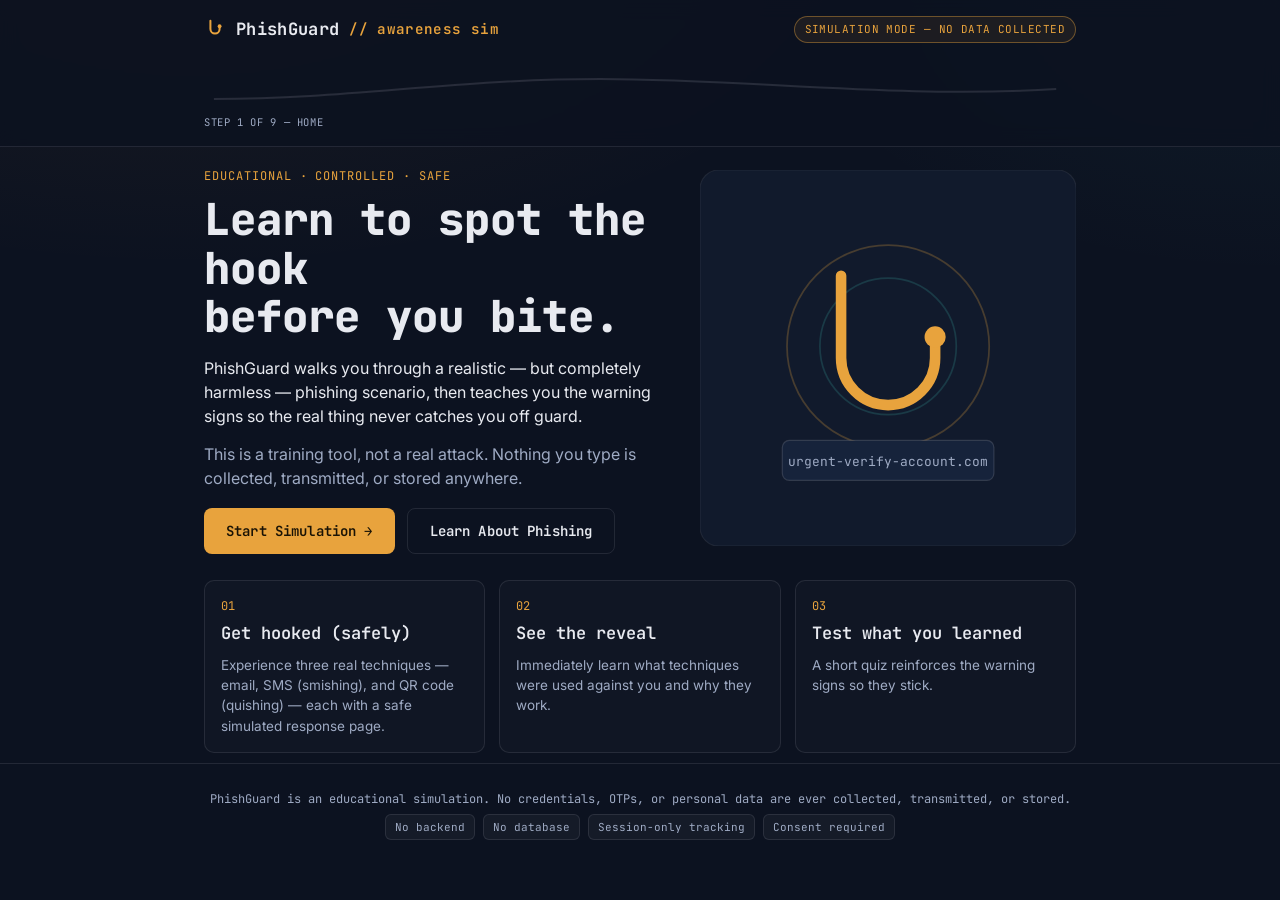
<file: index.html>
<!DOCTYPE html>
<html lang="en">
<head>
<meta charset="UTF-8" />
<meta name="viewport" content="width=device-width, initial-scale=1.0" />
<title>PhishGuard — Phishing Awareness Simulation</title>
<link rel="preconnect" href="https://fonts.googleapis.com">
<link href="https://fonts.googleapis.com/css2?family=JetBrains+Mono:wght@400;500;600;700;800&family=Inter:wght@400;500;600;700&display=swap" rel="stylesheet">
<style>
:root{
  --ink:#0c1220;
  --ink-2:#111a2c;
  --panel:#16233b;
  --panel-2:#1c2c48;
  --line: rgba(232,234,240,0.10);
  --paper:#e8eaf0;
  --paper-dim:#9fabc4;
  --amber:#e8a33d;
  --amber-dim:#c98a2e;
  --teal:#3fb8af;
  --danger:#e15554;
  --radius:10px;
  --mono:'JetBrains Mono', ui-monospace, monospace;
  --sans:'Inter', -apple-system, sans-serif;
}
*{box-sizing:border-box;}
html{scroll-behavior:smooth;}
body{
  margin:0;
  background:
    radial-gradient(1200px 600px at 15% -10%, rgba(232,163,61,0.07), transparent 60%),
    radial-gradient(900px 500px at 100% 0%, rgba(63,184,175,0.06), transparent 55%),
    var(--ink);
  color:var(--paper);
  font-family:var(--sans);
  line-height:1.5;
  -webkit-font-smoothing:antialiased;
  min-height:100vh;
}
@media (prefers-reduced-motion: reduce){
  *{animation-duration:0.01ms !important; transition-duration:0.01ms !important;}
}

/* ---------- layout shells ---------- */
.wrap{max-width:920px; margin:0 auto; padding:0 24px;}
header.top{
  position:sticky; top:0; z-index:50;
  background:rgba(12,18,32,0.86);
  backdrop-filter:blur(10px);
  border-bottom:1px solid var(--line);
}
.topbar{display:flex; align-items:center; justify-content:space-between; padding:16px 24px; max-width:920px; margin:0 auto;}
.brand{display:flex; align-items:center; gap:10px; font-family:var(--mono); font-weight:700; letter-spacing:0.02em; font-size:17px;}
.brand .hook-mark{width:22px; height:22px; flex:0 0 auto;}
.brand small{color:var(--amber); font-weight:600;}
.mode-pill{
  font-family:var(--mono); font-size:11px; color:var(--amber);
  border:1px solid rgba(232,163,61,0.4); background:rgba(232,163,61,0.08);
  padding:4px 10px; border-radius:999px; letter-spacing:0.04em;
}

/* progress hook trail */
.trail-wrap{padding:10px 24px 16px; max-width:920px; margin:0 auto;}
.trail-svg{width:100%; height:46px; display:block;}
.trail-label{
  font-family:var(--mono); font-size:10.5px; color:var(--paper-dim);
  text-transform:uppercase; letter-spacing:0.06em;
}

main{padding:40px 0 100px;}
.view{display:none;}
.view.active{display:block; animation:rise 0.4s ease both;}
@keyframes rise{ from{opacity:0; transform:translateY(10px);} to{opacity:1; transform:translateY(0);} }

.eyebrow{
  font-family:var(--mono); font-size:12px; color:var(--amber);
  letter-spacing:0.08em; text-transform:uppercase; margin:0 0 10px;
}
h1{font-family:var(--mono); font-size:clamp(28px,4vw,44px); line-height:1.1; margin:0 0 16px; font-weight:800;}
h2{font-family:var(--mono); font-size:26px; margin:0 0 14px; font-weight:700;}
h3{font-family:var(--mono); font-size:17px; margin:0 0 8px; font-weight:600;}
p{color:var(--paper); margin:0 0 14px;}
p.dim, .dim{color:var(--paper-dim);}

.card{
  background:linear-gradient(180deg, var(--panel), var(--panel-2));
  border:1px solid var(--line);
  border-radius:var(--radius);
  padding:24px;
  margin-bottom:18px;
}
.card.warn{border-color:rgba(225,85,84,0.4); background:linear-gradient(180deg, rgba(225,85,84,0.08), var(--panel-2));}
.card.safe{border-color:rgba(63,184,175,0.4); background:linear-gradient(180deg, rgba(63,184,175,0.08), var(--panel-2));}

.btn{
  font-family:var(--mono); font-weight:600; font-size:14px;
  background:var(--amber); color:#1a1305; border:none;
  padding:13px 22px; border-radius:8px; cursor:pointer;
  letter-spacing:0.01em;
  transition:transform 0.15s ease, box-shadow 0.15s ease, background 0.15s ease;
}
.btn:hover{transform:translateY(-1px); box-shadow:0 6px 18px rgba(232,163,61,0.28);}
.btn:focus-visible{outline:2px solid var(--paper); outline-offset:2px;}
.btn.ghost{
  background:transparent; color:var(--paper); border:1px solid var(--line);
}
.btn.ghost:hover{border-color:var(--paper-dim); box-shadow:none;}
.back-btn{visibility:hidden;}
.btn.danger{background:var(--danger); color:#2a0d0d;}
.btn.teal{background:var(--teal); color:#052220;}
.btn:disabled{opacity:0.4; cursor:not-allowed; transform:none; box-shadow:none;}
.btn-row{display:flex; gap:12px; flex-wrap:wrap; margin-top:18px;}

/* Home hero */
.hero{padding:20px 0 10px;}
.hero-grid{display:grid; grid-template-columns:1.1fr 0.9fr; gap:36px; align-items:center;}
@media (max-width:760px){.hero-grid{grid-template-columns:1fr;}}
.hook-hero{width:100%; height:auto;}

.feature-grid{display:grid; grid-template-columns:repeat(3,1fr); gap:14px; margin-top:26px;}
@media (max-width:700px){.feature-grid{grid-template-columns:1fr;}}
.feature{border:1px solid var(--line); border-radius:var(--radius); padding:16px; background:rgba(255,255,255,0.02);}
.feature .n{font-family:var(--mono); color:var(--amber); font-size:12px; margin-bottom:6px; display:block;}

/* consent */
.checkline{display:flex; align-items:flex-start; gap:10px; margin:16px 0; font-size:14px;}
.checkline input{margin-top:3px; width:18px; height:18px; accent-color:var(--amber);}
input[type=text], input[type=password]{
  width:100%; padding:12px 14px; border-radius:8px; border:1px solid var(--line);
  background:var(--ink-2); color:var(--paper); font-family:var(--sans); font-size:14px;
  margin-bottom:14px;
}
input[type=text]:focus, input[type=password]:focus{outline:2px solid var(--amber); outline-offset:1px; border-color:transparent;}
label{font-family:var(--mono); font-size:12px; color:var(--paper-dim); display:block; margin-bottom:6px; letter-spacing:0.03em;}

/* fake email */
.email-shell{border:1px solid var(--line); border-radius:var(--radius); overflow:hidden; background:var(--ink-2);}
.email-head{background:var(--panel); padding:14px 18px; border-bottom:1px solid var(--line); font-size:13px;}
.email-head .row{display:flex; gap:8px; margin-bottom:4px;}
.email-head .k{color:var(--paper-dim); width:56px; flex:0 0 auto; font-family:var(--mono); font-size:11px; text-transform:uppercase;}
.email-body{padding:22px;}
.email-body .subject{font-weight:700; font-size:18px; margin-bottom:14px;}
.urgent-tag{
  display:inline-block; background:rgba(225,85,84,0.15); color:#ff9f9e; border:1px solid rgba(225,85,84,0.4);
  font-family:var(--mono); font-size:10.5px; padding:3px 8px; border-radius:5px; margin-bottom:14px; letter-spacing:0.04em;
}
.fake-link-btn{
  display:inline-block; background:#3a6ff7; color:#fff; padding:11px 20px; border-radius:6px;
  text-decoration:none; font-weight:600; font-size:14px; margin-top:6px; cursor:pointer; border:none; font-family:var(--sans);
}
.tell-list{margin-top:0;}
.tell-list li{margin-bottom:6px; font-size:14px; color:var(--paper-dim);}

/* fake login */
.fake-browser{border:1px solid var(--line); border-radius:var(--radius); overflow:hidden;}
.fake-browser .bar{background:var(--ink-2); padding:9px 14px; border-bottom:1px solid var(--line); display:flex; align-items:center; gap:8px;}
.fake-browser .dots span{display:inline-block; width:9px; height:9px; border-radius:50%; margin-right:5px; background:#3a4356;}
.fake-url{
  flex:1; background:var(--panel); border-radius:6px; padding:6px 12px; font-family:var(--mono);
  font-size:12px; color:var(--danger); display:flex; align-items:center; gap:6px;
}
.fake-login-body{padding:36px 28px; background:var(--panel); text-align:center;}
.fake-login-box{max-width:320px; margin:0 auto; text-align:left;}
.lock-warn{color:var(--danger); font-family:var(--mono); font-size:11px; margin-bottom:16px; text-align:center; letter-spacing:0.03em;}

/* fake phone / SMS */
.phone-frame{max-width:340px; margin:0 auto; border:1px solid var(--line); border-radius:22px; overflow:hidden; background:var(--ink-2);}
.phone-head{background:var(--panel); padding:14px 18px; border-bottom:1px solid var(--line); font-family:var(--mono); font-size:12px; color:var(--paper-dim); display:flex; align-items:center; gap:8px;}
.phone-body{padding:20px 16px; min-height:180px;}
.chat-meta{font-size:11px; color:var(--paper-dim); margin-bottom:14px; font-family:var(--mono); text-align:center;}
.chat-bubble{background:#243352; border-radius:14px 14px 14px 4px; padding:14px 16px; font-size:14px; max-width:92%;}
.chat-link{color:#7fb0ff; text-decoration:underline; cursor:pointer; display:inline-block; margin-top:6px; font-family:var(--mono); font-size:13px;}

/* fake QR poster */
.qr-poster{text-align:center;}
.qr-code-fake{margin:16px auto; display:block;}

/* stats */
.stat-grid{display:grid; grid-template-columns:repeat(auto-fit,minmax(150px,1fr)); gap:12px; margin:18px 0;}
.stat-box{border:1px solid var(--line); border-radius:8px; padding:14px 16px; background:rgba(255,255,255,0.02);}
.stat-box .v{font-family:var(--mono); font-size:24px; font-weight:700; color:var(--amber);}
.stat-box .l{font-size:11.5px; color:var(--paper-dim); text-transform:uppercase; letter-spacing:0.04em; margin-top:4px;}
.bar-row{display:flex; align-items:center; gap:12px; margin-bottom:10px;}
.bar-row .bl{width:140px; font-size:12.5px; color:var(--paper-dim); flex:0 0 auto;}
.bar-track{flex:1; height:10px; background:var(--ink-2); border-radius:99px; overflow:hidden;}
.bar-fill{height:100%; border-radius:99px; background:linear-gradient(90deg, var(--amber-dim), var(--amber));}
.bar-fill.teal{background:linear-gradient(90deg,#1f7a73,var(--teal));}
.bar-fill.danger{background:linear-gradient(90deg,#8f2e2d,var(--danger));}
.bar-num{width:44px; text-align:right; font-family:var(--mono); font-size:12.5px; color:var(--paper);}

.demo-tag{
  display:inline-block; font-family:var(--mono); font-size:10.5px; color:var(--paper-dim);
  border:1px dashed var(--line); padding:3px 8px; border-radius:5px; letter-spacing:0.03em; margin-bottom:12px;
}

.before-after{display:grid; grid-template-columns:1fr auto 1fr; gap:18px; align-items:center; margin-top:16px;}
@media (max-width:640px){.before-after{grid-template-columns:1fr;}}
.ba-col{text-align:center; border:1px solid var(--line); border-radius:var(--radius); padding:22px 16px;}
.ba-col .big{font-family:var(--mono); font-size:40px; font-weight:800;}
.ba-col.before .big{color:var(--danger);}
.ba-col.after .big{color:var(--teal);}
.ba-arrow{font-family:var(--mono); color:var(--paper-dim); font-size:22px; text-align:center;}

/* training */
.train-grid{display:grid; grid-template-columns:1fr 1fr; gap:16px;}
@media (max-width:700px){.train-grid{grid-template-columns:1fr;}}
ul.clean{margin:0; padding-left:18px;}
ul.clean li{margin-bottom:7px; font-size:14.5px; color:var(--paper);}

/* quiz */
.q-progress{font-family:var(--mono); font-size:12px; color:var(--paper-dim); margin-bottom:8px;}
.opt{
  display:block; width:100%; text-align:left; padding:14px 16px; margin-bottom:10px;
  border:1px solid var(--line); border-radius:8px; background:rgba(255,255,255,0.02); color:var(--paper);
  font-family:var(--sans); font-size:14.5px; cursor:pointer; transition:border-color 0.15s, background 0.15s;
}
.opt:hover{border-color:var(--amber-dim);}
.opt.selected{border-color:var(--amber); background:rgba(232,163,61,0.10);}
.opt.correct{border-color:var(--teal); background:rgba(63,184,175,0.12);}
.opt.incorrect{border-color:var(--danger); background:rgba(225,85,84,0.12);}
.opt:disabled{cursor:default;}

footer.foot{border-top:1px solid var(--line); padding:26px 0; text-align:center;}
footer.foot p{color:var(--paper-dim); font-size:12px; font-family:var(--mono); margin:0;}
.tag-list{display:flex; gap:8px; flex-wrap:wrap; margin-top:6px;}
.tag-chip{font-family:var(--mono); font-size:11px; background:rgba(255,255,255,0.04); border:1px solid var(--line); padding:4px 9px; border-radius:6px; color:var(--paper-dim);}
</style>
</head>
<body>

<header class="top">
  <div class="topbar">
    <div class="brand">
      <svg class="hook-mark" viewBox="0 0 24 24" fill="none">
        <path d="M7 3v9a5 5 0 0 0 10 0v-2" stroke="#e8a33d" stroke-width="2.2" stroke-linecap="round"/>
        <circle cx="17" cy="9" r="2.1" fill="#e8a33d"/>
      </svg>
      PhishGuard <small>// awareness sim</small>
    </div>
    <div class="mode-pill">SIMULATION MODE — NO DATA COLLECTED</div>
  </div>
  <div class="trail-wrap">
    <svg class="trail-svg" viewBox="0 0 880 46" preserveAspectRatio="none" id="trailSvg">
      <path d="M10 30 C 150 30, 250 10, 400 10 S 700 30, 860 20" fill="none" stroke="rgba(232,234,240,0.12)" stroke-width="2"/>
      <path id="trailFill" d="M10 30 C 150 30, 250 10, 400 10 S 700 30, 860 20" fill="none" stroke="#e8a33d" stroke-width="2.4" stroke-dasharray="1000" stroke-dashoffset="1000"/>
    </svg>
    <div class="trail-label" id="trailLabel">Step 1 of 9 — Home</div>
  </div>
</header>

<main class="wrap">

  <!-- 1. HOME -->
  <section class="view active" id="view-home">
    <div class="hero">
      <div class="hero-grid">
        <div>
          <p class="eyebrow">Educational · Controlled · Safe</p>
          <h1>Learn to spot the hook<br>before you bite.</h1>
          <p>PhishGuard walks you through a realistic — but completely harmless — phishing scenario, then teaches you the warning signs so the real thing never catches you off guard.</p>
          <p class="dim">This is a training tool, not a real attack. Nothing you type is collected, transmitted, or stored anywhere.</p>
          <div class="btn-row">
            <button class="btn" onclick="goTo('consent')">Start Simulation →</button>
            <button class="btn ghost" onclick="goTo('training')">Learn About Phishing</button>
          </div>
        </div>
        <div>
          <svg class="hook-hero" viewBox="0 0 320 320" fill="none">
            <rect x="0" y="0" width="320" height="320" rx="16" fill="#111a2c" stroke="rgba(232,234,240,0.08)"/>
            <circle cx="160" cy="150" r="86" stroke="rgba(232,163,61,0.25)" stroke-width="1.5" fill="none"/>
            <circle cx="160" cy="150" r="58" stroke="rgba(63,184,175,0.2)" stroke-width="1.5" fill="none"/>
            <path d="M120 90 v70 a40 40 0 0 0 80 0 v-18" stroke="#e8a33d" stroke-width="9" stroke-linecap="round"/>
            <circle cx="200" cy="142" r="9" fill="#e8a33d"/>
            <rect x="70" y="230" width="180" height="34" rx="6" fill="#16233b" stroke="rgba(232,234,240,0.15)"/>
            <text x="160" y="252" text-anchor="middle" font-family="JetBrains Mono" font-size="11" fill="#9fabc4">urgent-verify-account.com</text>
          </svg>
        </div>
      </div>

      <div class="feature-grid">
        <div class="feature"><span class="n">01</span><h3>Get hooked (safely)</h3><p class="dim" style="margin:0; font-size:13.5px;">Experience three real techniques — email, SMS (smishing), and QR code (quishing) — each with a safe simulated response page.</p></div>
        <div class="feature"><span class="n">02</span><h3>See the reveal</h3><p class="dim" style="margin:0; font-size:13.5px;">Immediately learn what techniques were used against you and why they work.</p></div>
        <div class="feature"><span class="n">03</span><h3>Test what you learned</h3><p class="dim" style="margin:0; font-size:13.5px;">A short quiz reinforces the warning signs so they stick.</p></div>
      </div>
    </div>
  </section>

  <!-- 2. CONSENT -->
  <section class="view" id="view-consent">
    <p class="eyebrow">Consent</p>
    <h2>Before we begin</h2>
    <div class="card safe">
      <p><strong>This is an educational phishing-awareness simulation.</strong> No real passwords, OTPs, or sensitive information will be collected or stored. Everything you see next — the messages, the "verification" requests, the login forms — is fake and exists only to demonstrate how phishing works.</p>
    </div>
    <div class="card">
      <label for="pid">Participant ID (any name or nickname)</label>
      <input type="text" id="pid" placeholder="e.g. student_01" />
      <div class="checkline">
        <input type="checkbox" id="consentBox" onchange="document.getElementById('startSimBtn').disabled = !this.checked" />
        <label for="consentBox" style="margin:0; font-size:14px; color:var(--paper); text-transform:none; font-family:var(--sans);">I understand this is a simulation, no real credentials will be collected, and I consent to participate.</label>
      </div>
      <div class="btn-row">
        <button class="btn" id="startSimBtn" disabled onclick="startSimulation()">Start Simulation →</button>
        <button class="btn ghost" onclick="goTo('home')">← Back</button>
      </div>
    </div>
  </section>

  <!-- 2b. CHOOSE TECHNIQUE -->
  <section class="view" id="view-choose">
    <p class="eyebrow">Choose a Technique</p>
    <h2>Pick a phishing technique to experience</h2>
    <p class="dim">Each one uses a different channel but leans on the same trick. Try one now — you can come back afterward and try the others too. Nothing you enter in any of them is ever collected.</p>
    <div class="feature-grid" style="margin-top:6px;">
      <div class="feature">
        <span class="n">✉️ EMAIL</span>
        <h3>Email Phishing</h3>
        <p class="dim" style="font-size:13.5px; margin-bottom:14px;">A fake "urgent account verification" email with a link to a look-alike login page.</p>
        <button class="btn" style="width:100%;" onclick="startTechnique('email')">Try Email Simulation</button>
      </div>
      <div class="feature">
        <span class="n">📱 SMS</span>
        <h3>Smishing (SMS)</h3>
        <p class="dim" style="font-size:13.5px; margin-bottom:14px;">A fake bank text asking you to confirm a one-time passcode (OTP).</p>
        <button class="btn" style="width:100%;" onclick="startTechnique('sms')">Try SMS Simulation</button>
      </div>
      <div class="feature">
        <span class="n">🔳 QR CODE</span>
        <h3>Quishing (QR Code)</h3>
        <p class="dim" style="font-size:13.5px; margin-bottom:14px;">A fake QR code poster that leads to a fake "verify" landing page.</p>
        <button class="btn" style="width:100%;" onclick="startTechnique('qr')">Try QR Simulation</button>
      </div>
    </div>
    <div class="btn-row">
      <button class="btn ghost back-btn" onclick="goBack()">← Back</button>
    </div>
  </section>

  <!-- 3. EMAIL -->
  <section class="view" id="view-email">
    <p class="eyebrow">Simulated Message · Email Phishing</p>
    <h2>Your simulated inbox</h2>
    <p class="dim">Read this email the way you'd read any message that landed in your real inbox.</p>
    <div class="email-shell">
      <div class="email-head">
        <div class="row"><span class="k">From</span><span>IT Support &lt;it-support@account-verification-center.com&gt;</span></div>
        <div class="row"><span class="k">To</span><span>you@example.com</span></div>
        <div class="row"><span class="k">Subject</span><span>Urgent: Account Verification Required</span></div>
      </div>
      <div class="email-body">
        <span class="urgent-tag">⚠ ACTION REQUIRED WITHIN 24 HOURS</span>
        <div class="subject">Urgent Account Verification Required</div>
        <p>Dear User,</p>
        <p>We detected unusual sign-in activity on your account. Your account requires immediate verification to prevent <strong>temporary suspension</strong>.</p>
        <p>Please verify your account now to keep full access. Failure to verify within 24 hours may result in permanent loss of account data.</p>
        <button class="fake-link-btn" onclick="track('linkClicked'); goTo('login')">Verify Account</button>
        <p style="margin-top:20px; font-size:12.5px; color:var(--paper-dim);">— IT Support Team</p>
      </div>
    </div>

    <div class="card" style="margin-top:20px;">
      <h3>Notice anything odd already?</h3>
      <ul class="tell-list">
        <li>Urgency — a tight deadline pressures quick action</li>
        <li>Fear — threat of suspension or data loss</li>
        <li>Authority — impersonates "IT Support"</li>
        <li>Mismatched sender domain</li>
        <li>A call-to-action button instead of a real link you can inspect</li>
      </ul>
      <div class="btn-row">
        <button class="btn ghost back-btn" onclick="goBack()">← Back</button>
        <button class="btn danger" onclick="track('phishingReported'); populateReport('email'); goTo('result-report')">🚩 Report Phishing</button>
      </div>
    </div>
  </section>

  <!-- 4. LOGIN -->
  <section class="view" id="view-login">
    <p class="eyebrow">Simulated Response · Email Phishing</p>
    <h2>Simulated verification page</h2>
    <p class="dim">This page mimics a fake login form. Try it out — nothing you type is read, sent, or saved.</p>
    <div class="fake-browser">
      <div class="bar">
        <span class="dots"><span></span><span></span><span></span></span>
        <div class="fake-url">🔓 <span id="fakeUrlText">http://account-verification-center.com/secure-login</span></div>
      </div>
      <div class="fake-login-body">
        <div class="fake-login-box">
          <div class="lock-warn">⚠ NOT A REAL SITE — SIMULATION ONLY</div>
          <h3 style="text-align:center;">Account Verification</h3>
          <form id="fakeLoginForm" onsubmit="return handleFakeLogin(event)">
            <label for="fu">Username</label>
            <input type="text" id="fu" autocomplete="off" placeholder="Enter username" />
            <label for="fp">Password</label>
            <input type="password" id="fp" autocomplete="off" placeholder="Enter password" />
            <button type="submit" class="btn" style="width:100%;">Sign In</button>
          </form>
        </div>
      </div>
    </div>
    <p class="dim" style="margin-top:14px; font-size:12.5px;">🔒 Guarantee: whatever you type above is cleared immediately and never leaves your browser — the form has no real destination.</p>
    <div class="btn-row">
      <button class="btn ghost back-btn" onclick="goBack()">← Back</button>
    </div>
  </section>

  <!-- 4c. SMS (SMISHING) MESSAGE -->
  <section class="view" id="view-sms">
    <p class="eyebrow">Simulated Message · Smishing (SMS)</p>
    <h2>Your simulated text messages</h2>
    <p class="dim">Read this text the way you'd read any message that landed on your phone.</p>
    <div class="phone-frame">
      <div class="phone-head">📱 &nbsp;Messages &nbsp;·&nbsp; +1 (809) 555-0199</div>
      <div class="phone-body">
        <div class="chat-meta">Today · 9:41 AM</div>
        <div class="chat-bubble">
          <strong>SecureBank Alert:</strong> We noticed a suspicious sign-in on your account. Reply with the OTP sent to your phone, or tap below to confirm it's you before your account is locked.
          <br>
          <span class="chat-link" onclick="track('linkClicked'); goTo('sms-otp')">🔗 secure-bank-verify.co/confirm</span>
        </div>
      </div>
    </div>

    <div class="card" style="margin-top:20px;">
      <h3>Notice anything odd already?</h3>
      <ul class="tell-list">
        <li>Message from an unfamiliar number, not a saved contact</li>
        <li>Urgency — implies your account will be locked</li>
        <li>Asks you to reply with or enter a one-time passcode (OTP)</li>
        <li>A shortened, unfamiliar link instead of your bank's real domain</li>
        <li>Banks never ask you to confirm identity by replying with an OTP over text</li>
      </ul>
      <div class="btn-row">
        <button class="btn ghost back-btn" onclick="goBack()">← Back</button>
        <button class="btn danger" onclick="track('phishingReported'); populateReport('sms'); goTo('result-report')">🚩 Report as Spam</button>
      </div>
    </div>
  </section>

  <!-- 4d. SMS OTP PAGE -->
  <section class="view" id="view-sms-otp">
    <p class="eyebrow">Simulated Response · Smishing (SMS)</p>
    <h2>Simulated OTP verification page</h2>
    <p class="dim">This page mimics a fake "confirm your OTP" form. Try it out — nothing you type is read, sent, or saved.</p>
    <div class="fake-browser">
      <div class="bar">
        <span class="dots"><span></span><span></span><span></span></span>
        <div class="fake-url">🔓 <span>http://secure-bank-verify.co/confirm</span></div>
      </div>
      <div class="fake-login-body">
        <div class="fake-login-box">
          <div class="lock-warn">⚠ NOT A REAL SITE — SIMULATION ONLY</div>
          <h3 style="text-align:center;">Confirm It's You</h3>
          <p class="dim" style="text-align:center; font-size:13px;">Enter the 6-digit code sent to your phone</p>
          <form id="fakeOtpForm" onsubmit="return handleFakeOtp(event)">
            <label for="otp">One-Time Passcode</label>
            <input type="text" id="otp" autocomplete="off" placeholder="Enter 6-digit code" inputmode="numeric" maxlength="6" />
            <button type="submit" class="btn" style="width:100%;">Confirm Code</button>
          </form>
        </div>
      </div>
    </div>
    <p class="dim" style="margin-top:14px; font-size:12.5px;">🔒 Guarantee: whatever you type above is cleared immediately and never leaves your browser — the form has no real destination.</p>
    <div class="btn-row">
      <button class="btn ghost back-btn" onclick="goBack()">← Back</button>
    </div>
  </section>

  <!-- 4e. QR (QUISHING) POSTER -->
  <section class="view" id="view-qr">
    <p class="eyebrow">Simulated Message · Quishing (QR Code)</p>
    <h2>A QR code you spot in the wild</h2>
    <p class="dim">Look at this the way you'd glance at a poster or sticker in public — a parking meter, a café table, a flyer.</p>
    <div class="card qr-poster">
      <span class="urgent-tag" style="background:rgba(63,184,175,0.15); color:#7fe0d8; border-color:rgba(63,184,175,0.4);">FREE PARKING VERIFICATION</span>
      <h3>Scan to Verify Your Parking Session</h3>
      <p class="dim" style="font-size:13.5px;">Taped to a parking meter near the entrance.</p>
      <svg class="qr-code-fake" width="180" height="180" viewBox="0 0 100 100">
        <rect width="100" height="100" fill="#ffffff" rx="4"/>
        <rect x="6" y="6" width="20" height="20" fill="#0c1220"/>
        <rect x="10" y="10" width="12" height="12" fill="#ffffff"/>
        <rect x="13" y="13" width="6" height="6" fill="#0c1220"/>
        <rect x="74" y="6" width="20" height="20" fill="#0c1220"/>
        <rect x="78" y="10" width="12" height="12" fill="#ffffff"/>
        <rect x="81" y="13" width="6" height="6" fill="#0c1220"/>
        <rect x="6" y="74" width="20" height="20" fill="#0c1220"/>
        <rect x="10" y="78" width="12" height="12" fill="#ffffff"/>
        <rect x="13" y="81" width="6" height="6" fill="#0c1220"/>
        <rect x="34" y="10" width="6" height="6" fill="#0c1220"/>
        <rect x="46" y="10" width="6" height="6" fill="#0c1220"/>
        <rect x="58" y="16" width="6" height="6" fill="#0c1220"/>
        <rect x="34" y="22" width="6" height="6" fill="#0c1220"/>
        <rect x="52" y="28" width="6" height="6" fill="#0c1220"/>
        <rect x="40" y="34" width="6" height="6" fill="#0c1220"/>
        <rect x="60" y="40" width="6" height="6" fill="#0c1220"/>
        <rect x="30" y="46" width="6" height="6" fill="#0c1220"/>
        <rect x="46" y="46" width="6" height="6" fill="#0c1220"/>
        <rect x="66" y="46" width="6" height="6" fill="#0c1220"/>
        <rect x="36" y="58" width="6" height="6" fill="#0c1220"/>
        <rect x="52" y="58" width="6" height="6" fill="#0c1220"/>
        <rect x="70" y="58" width="6" height="6" fill="#0c1220"/>
        <rect x="34" y="70" width="6" height="6" fill="#0c1220"/>
        <rect x="46" y="70" width="6" height="6" fill="#0c1220"/>
        <rect x="58" y="70" width="6" height="6" fill="#0c1220"/>
        <rect x="70" y="70" width="6" height="6" fill="#0c1220"/>
        <rect x="78" y="34" width="6" height="6" fill="#0c1220"/>
        <rect x="84" y="46" width="6" height="6" fill="#0c1220"/>
        <rect x="78" y="58" width="6" height="6" fill="#0c1220"/>
        <rect x="84" y="66" width="6" height="6" fill="#0c1220"/>
      </svg>
      <p class="dim" style="font-size:12px; margin-top:4px;">Scan with your phone camera to avoid a parking fine.</p>
      <div class="btn-row" style="justify-content:center;">
        <button class="btn" onclick="track('linkClicked'); goTo('qr-login')">📷 Simulate Scan</button>
      </div>
    </div>

    <div class="card">
      <h3>Notice anything odd already?</h3>
      <ul class="tell-list">
        <li>A QR code placed somewhere unexpected, with no official branding</li>
        <li>No way to preview the destination URL before scanning it</li>
        <li>Urgency — implies a fine or penalty if you don't act</li>
        <li>Asks you to "verify" something you never actually signed up to track online</li>
      </ul>
      <div class="btn-row">
        <button class="btn ghost back-btn" onclick="goBack()">← Back</button>
        <button class="btn danger" onclick="track('phishingReported'); populateReport('qr'); goTo('result-report')">🚩 Flag This QR Code</button>
      </div>
    </div>
  </section>

  <!-- 4f. QR LANDING PAGE -->
  <section class="view" id="view-qr-login">
    <p class="eyebrow">Simulated Response · Quishing (QR Code)</p>
    <h2>Simulated landing page after scanning</h2>
    <p class="dim">This page mimics what opens right after scanning a malicious QR code. Try it out — nothing you type is read, sent, or saved.</p>
    <div class="fake-browser">
      <div class="bar">
        <span class="dots"><span></span><span></span><span></span></span>
        <div class="fake-url">🔓 <span>http://parking-verify-secure.co/session</span></div>
      </div>
      <div class="fake-login-body">
        <div class="fake-login-box">
          <div class="lock-warn">⚠ NOT A REAL SITE — SIMULATION ONLY</div>
          <h3 style="text-align:center;">Verify Parking Session</h3>
          <form id="fakeQrForm" onsubmit="return handleFakeQr(event)">
            <label for="qu">Account Email</label>
            <input type="text" id="qu" autocomplete="off" placeholder="Enter email" />
            <label for="qc">Card Number</label>
            <input type="text" id="qc" autocomplete="off" placeholder="•••• •••• •••• ••••" maxlength="19" />
            <button type="submit" class="btn" style="width:100%;">Verify &amp; Pay Fee</button>
          </form>
        </div>
      </div>
    </div>
    <p class="dim" style="margin-top:14px; font-size:12.5px;">🔒 Guarantee: whatever you type above is cleared immediately and never leaves your browser — the form has no real destination.</p>
    <div class="btn-row">
      <button class="btn ghost back-btn" onclick="goBack()">← Back</button>
    </div>
  </section>

  <!-- 5. RESULT -->
  <section class="view" id="view-result">
    <p class="eyebrow">Result</p>
    <h2 id="resultHeading">⚠️ Phishing Simulation</h2>
    <div class="card warn" id="loginAttemptCard">
      <h3 id="attemptTitle">Login Attempt Detected</h3>
      <p id="attemptBody">This was a simulated phishing page. <strong>No credentials were collected.</strong> Your input was discarded and the form was cleared the instant you clicked Sign In.</p>
    </div>
    <div class="card">
      <p>This was a controlled educational simulation. No password, OTP, or personal information was collected or stored.</p>
      <h3>Warning signs you just experienced</h3>
      <ul class="clean" id="signsList">
        <li>Urgent, time-pressured language</li>
        <li>A suspicious, unsolicited request to "verify" your account</li>
        <li>A vague account threat (suspension, data loss)</li>
        <li>A link/button leading to a look-alike domain</li>
        <li>A request for your login information out of context</li>
      </ul>
    </div>

    <div class="card warn">
      <h3>⚠️ What actually happens if this were real</h3>
      <p class="dim" style="font-size:13.5px;">None of this happened here — but on a genuine phishing attempt, here's what clicking through and entering your information can lead to:</p>
      <ul class="clean">
        <li><strong>Account takeover</strong> — the attacker signs in as you and locks you out by changing the password/recovery details</li>
        <li><strong>Credential stuffing on other sites</strong> — if you reuse passwords, attackers try the same login on your email, banking, and social accounts</li>
        <li><strong>Financial loss</strong> — unauthorized purchases, wire transfers, or drained accounts if banking/payment info is involved</li>
        <li><strong>Identity theft</strong> — enough personal data can be used to open accounts or loans in your name</li>
        <li><strong>Malware or ransomware installation</strong> — some fake pages silently install malicious software just by loading, or via a fake attachment/app prompt</li>
        <li><strong>Your contacts get targeted next</strong> — a compromised account is often used to send phishing messages to everyone you know</li>
        <li><strong>Organization-wide breach</strong> — one compromised work account can give attackers a foothold into an entire company network</li>
      </ul>
      <div id="extraRisksWrap" style="display:none; margin-top:14px;">
        <h3>Extra risk specific to this technique</h3>
        <ul class="clean" id="extraRisksList"></ul>
      </div>
      <p class="dim" style="font-size:12.5px; margin-top:8px;">This is exactly why the safest reaction to a suspicious message is to <strong>not click, not enter anything, and report it</strong> — not to "test" whether it's real.</p>
    </div>

    <div class="card">
      <div class="btn-row">
        <button class="btn ghost back-btn" onclick="goBack()">← Back</button>
        <button class="btn" onclick="goTo('training')">Continue to Awareness Training →</button>
      </div>
    </div>
  </section>

  <!-- 5b. RESULT — reported path -->
  <section class="view" id="view-result-report">
    <p class="eyebrow">Result</p>
    <h2>✅ Nicely Spotted</h2>
    <div class="card safe">
      <h3 id="reportHeading">You reported the phishing attempt</h3>
      <p>Reporting suspicious messages instead of engaging with them is exactly the right move — it's the single most effective habit for stopping phishing in its tracks.</p>
    </div>
    <div class="card">
      <h3 id="reportWhatMadeThis">Here's what made that message a phishing attempt</h3>
      <ul class="clean" id="reportSignsList">
        <li>Urgent, time-pressured language</li>
        <li>A suspicious, unsolicited request to "verify" your account</li>
        <li>A vague account threat (suspension, data loss)</li>
        <li>A mismatched sender domain</li>
      </ul>
      <p class="dim" style="margin-top:10px;">Curious what would've happened if you'd engaged with it instead? You can still walk the simulated response flow.</p>
    </div>

    <div class="card warn">
      <h3>⚠️ Why reporting mattered here</h3>
      <p style="font-size:13.5px;">Had this been real and you'd engaged and entered your information, an attacker could have used it for account takeover, financial fraud, identity theft, or as a stepping stone to attack your contacts or workplace. Reporting instead of engaging is what stops that chain before it starts.</p>
    </div>

    <div class="card">
      <div class="btn-row">
        <button class="btn ghost back-btn" onclick="goBack()">← Back</button>
        <button class="btn ghost" id="reportSeeAnywayBtn" onclick="goTo('login')">See the fake login page anyway</button>
        <button class="btn" onclick="goTo('training')">Continue to Awareness Training →</button>
      </div>
    </div>
  </section>

  <!-- 6. TRAINING -->
  <section class="view" id="view-training">
    <p class="eyebrow">Awareness Training</p>
    <h2>Phishing Awareness Training</h2>

    <div class="card">
      <h3>What is phishing?</h3>
      <p>Phishing is a social-engineering attack where someone impersonates a trusted source — a company, coworker, or system — to trick you into handing over information or taking an action you otherwise wouldn't, like entering a password on a fake site.</p>
    </div>

    <div class="card">
      <h3>Phishing techniques — the full picture</h3>
      <p class="dim" style="font-size:13.5px;">"Phishing" covers a whole family of attacks. They all lean on the same trick — impersonating someone or something you trust — but they show up in very different places.</p>
      <div class="train-grid">
        <div>
          <ul class="clean">
            <li><strong>Email phishing</strong> — generic fraudulent emails blasted to many people at once, like the one you just saw</li>
            <li><strong>Spear phishing</strong> — a targeted email personalized with your name, role, or company details to feel more convincing</li>
            <li><strong>Whaling</strong> — spear phishing aimed at executives or high-value targets, often impersonating a CEO or board member</li>
            <li><strong>Clone phishing</strong> — a copy of a real email you've received before, with the link or attachment swapped for a malicious one</li>
            <li><strong>Business Email Compromise (BEC)</strong> — attacker impersonates a colleague or vendor to request a wire transfer or gift cards</li>
          </ul>
        </div>
        <div>
          <ul class="clean">
            <li><strong>Smishing</strong> — phishing via SMS/text, e.g. a fake "delivery failed" or "bank alert" text with a link</li>
            <li><strong>Vishing</strong> — phishing over a phone call, often impersonating tech support, a bank, or the police</li>
            <li><strong>Pharming</strong> — redirects you to a fake site even when you type the correct address, via DNS or malware</li>
            <li><strong>Quishing</strong> — phishing via a malicious QR code that leads to a fake login page</li>
            <li><strong>Angler phishing</strong> — a fake "customer support" account on social media that DMs you after you complain about a brand</li>
          </ul>
        </div>
      </div>
    </div>

    <div class="train-grid">
      <div class="card">
        <h3>Warning signs</h3>
        <ul class="clean">
          <li>Urgent or threatening messages</li>
          <li>Suspicious or shortened links</li>
          <li>Unknown or mismatched senders</li>
          <li>Unexpected attachments</li>
          <li>Requests for passwords or codes</li>
          <li>Fake or look-alike login pages</li>
          <li>Unexpected QR codes on posters, emails, or parking meters</li>
          <li>Unsolicited calls asking you to "verify" account details</li>
        </ul>
      </div>
      <div class="card warn">
        <h3>⚠️ The real risk if you click and enter credentials</h3>
        <ul class="clean">
          <li><strong>Account takeover</strong> — attacker locks you out by resetting your password/recovery info</li>
          <li><strong>Credential stuffing</strong> — reused passwords let them into your email, banking, and social accounts too</li>
          <li><strong>Financial loss</strong> — unauthorized charges, transfers, or drained accounts</li>
          <li><strong>Identity theft</strong> — enough data to open accounts or loans in your name</li>
          <li><strong>Malware/ransomware</strong> — some fake pages or attachments install malicious software on your device</li>
          <li><strong>Your contacts get targeted next</strong> — a hijacked account is used to phish everyone in your address book</li>
          <li><strong>Organizational breach</strong> — one clicked work-account link can expose an entire company network</li>
        </ul>
      </div>
    </div>

    <div class="card safe">
      <h3>How to stay safe</h3>
      <ul class="clean">
        <li>Check the sender's actual email address, not just the display name</li>
        <li>Hover or check the real destination URL before clicking</li>
        <li>Never share passwords or one-time codes over email, text, or phone</li>
        <li>Avoid clicking links in unexpected "urgent" messages, and avoid scanning unexpected QR codes</li>
        <li>Verify unexpected requests through a separate, trusted channel (call the company back on a known number)</li>
        <li>Use unique passwords per site and a password manager so one leak can't cascade everywhere</li>
        <li>Turn on multi-factor authentication so a stolen password alone isn't enough</li>
        <li>Report suspicious messages to IT/security instead of ignoring them</li>
      </ul>
      <div class="btn-row">
        <button class="btn ghost back-btn" onclick="goBack()">← Back</button>
        <button class="btn" onclick="track('trainingCompleted'); goTo('quiz')">Take the Quiz →</button>
      </div>
    </div>
  </section>

  <!-- 7. QUIZ -->
  <section class="view" id="view-quiz">
    <p class="eyebrow">Knowledge Check</p>
    <h2>Phishing Quiz</h2>
    <div class="card">
      <div class="q-progress" id="qProgress">Question 1 of 8</div>
      <h3 id="qText">—</h3>
      <div id="qOptions"></div>
      <div class="btn-row">
        <button class="btn ghost back-btn" onclick="goBack()">← Back to Training</button>
      </div>
    </div>
  </section>

  <!-- 8. QUIZ RESULTS -->
  <section class="view" id="view-quizresults">
    <p class="eyebrow">Complete</p>
    <h2>Quiz Results</h2>
    <div class="card" id="quizResultCard">
      <h3 id="quizScoreText">Your Score: 0/8</h3>
      <p id="quizFeedback"></p>
      <div class="btn-row">
        <button class="btn ghost back-btn" onclick="goBack()">← Back</button>
        <button class="btn ghost" onclick="goTo('quiz')">↺ Retake Quiz</button>
        <button class="btn" onclick="track('quizCompleted'); goTo('dashboard')">See Full Results Dashboard →</button>
      </div>
    </div>
  </section>

  <!-- 9. DASHBOARD -->
  <section class="view" id="view-dashboard">
    <p class="eyebrow">Final Results</p>
    <h2>Simulation Results Dashboard</h2>

    <div class="card">
      <h3>Your session</h3>
      <p class="dim" style="font-size:13px;">Live counts of the actions you took during this run — held only in your browser, never stored or sent anywhere.</p>
      <div class="stat-grid" id="sessionStats"></div>
    </div>

    <div class="card">
      <span class="demo-tag">SAMPLE DEMONSTRATION DATA — not from a real study</span>
      <h3>Cohort results (50 simulated participants)</h3>
      <div class="bar-row"><div class="bl">Email Viewed</div><div class="bar-track"><div class="bar-fill" style="width:100%"></div></div><div class="bar-num">50</div></div>
      <div class="bar-row"><div class="bl">Link Clicked</div><div class="bar-track"><div class="bar-fill" style="width:60%"></div></div><div class="bar-num">30</div></div>
      <div class="bar-row"><div class="bl">Login Attempts</div><div class="bar-track"><div class="bar-fill danger" style="width:36%"></div></div><div class="bar-num">18</div></div>
      <div class="bar-row"><div class="bl">Phishing Reports</div><div class="bar-track"><div class="bar-fill teal" style="width:40%"></div></div><div class="bar-num">20</div></div>
      <div class="bar-row"><div class="bl">Training Completed</div><div class="bar-track"><div class="bar-fill teal" style="width:90%"></div></div><div class="bar-num">45</div></div>

      <div class="stat-grid" style="margin-top:16px;">
        <div class="stat-box"><div class="v">60%</div><div class="l">Click Rate</div></div>
        <div class="stat-box"><div class="v">36%</div><div class="l">Login Attempt Rate</div></div>
        <div class="stat-box"><div class="v">40%</div><div class="l">Reporting Rate</div></div>
      </div>
    </div>

    <div class="card">
      <span class="demo-tag">SAMPLE DEMONSTRATION DATA — not from a real study</span>
      <h3>Before &amp; after awareness training</h3>
      <div class="before-after">
        <div class="ba-col before"><div class="l dim">Before Training</div><div class="big">60%</div><div class="dim" style="font-size:12.5px;">Click Rate</div></div>
        <div class="ba-arrow">↓<br><span style="font-size:11px;">awareness<br>training</span><br>↓</div>
        <div class="ba-col after"><div class="l dim">After Training</div><div class="big">25%</div><div class="dim" style="font-size:12.5px;">Click Rate</div></div>
      </div>
      <p class="dim" style="margin-top:14px; font-size:13px;">Consistent, low-stakes phishing simulations paired with short training sessions like this one are one of the most effective ways organizations reduce real-world click rates over time.</p>
    </div>

    <div class="card safe">
      <h3>Thanks for completing PhishGuard</h3>
      <p>You experienced a simulated phishing attempt, learned the warning signs, and tested your knowledge. Take that instinct with you into your real inbox.</p>
      <div class="btn-row">
        <button class="btn ghost back-btn" onclick="goBack()">← Back</button>
        <button class="btn ghost" onclick="goTo('choose')">Try Another Technique</button>
        <button class="btn ghost" onclick="resetAll()">↺ Restart Simulation</button>
      </div>
    </div>
  </section>

</main>

<footer class="foot">
  <div class="wrap">
    <p>PhishGuard is an educational simulation. No credentials, OTPs, or personal data are ever collected, transmitted, or stored.</p>
    <div class="tag-list" style="justify-content:center; display:flex;">
      <span class="tag-chip">No backend</span>
      <span class="tag-chip">No database</span>
      <span class="tag-chip">Session-only tracking</span>
      <span class="tag-chip">Consent required</span>
    </div>
  </div>
</footer>

<script>
/* ============ STATE ============ */
const STEP_LABELS = ['Home','Consent','Choose Technique','Simulated Message','Simulated Response','Result','Awareness Training','Quiz','Final Results'];
const STEP_MAP = {
  'home':0,'consent':1,'choose':2,
  'email':3,'sms':3,'qr':3,
  'login':4,'sms-otp':4,'qr-login':4,
  'result':5,'result-report':5,
  'training':6,
  'quiz':7,'quizresults':7,
  'dashboard':8
};

const state = {
  stats:{
    simulationStarted:0, emailViewed:0, smsViewed:0, qrViewed:0,
    linkClicked:0, loginAttempt:0,
    phishingReported:0, trainingCompleted:0, quizCompleted:0
  },
  quizIndex:0,
  quizScore:0,
  quizAnswered:false
};

/* ============ NAV / VIEW SWITCH (with back-button history) ============ */
let currentView = 'home';
let navHistory = []; // stack of previously visited views

function goTo(view, recordHistory=true){
  if(recordHistory && view !== currentView){
    navHistory.push(currentView);
  }
  currentView = view;
  document.querySelectorAll('.view').forEach(v=>v.classList.remove('active'));
  const target = document.getElementById('view-'+view);
  if(target) target.classList.add('active');
  window.scrollTo({top:0, behavior:'smooth'});
  updateTrail(view);
  if(view==='email') track('emailViewed');
  if(view==='sms') track('smsViewed');
  if(view==='qr') track('qrViewed');
  if(view==='quiz'){ state.quizIndex = 0; state.quizScore = 0; renderQuizQuestion(); }
  updateBackButtons();
}

function goBack(){
  if(navHistory.length === 0) return;
  const prev = navHistory.pop();
  goTo(prev, false);
}

function updateBackButtons(){
  const canGoBack = navHistory.length > 0;
  document.querySelectorAll('.back-btn').forEach(b=>{
    b.style.visibility = canGoBack ? 'visible' : 'hidden';
  });
}

function updateTrail(view){
  const idx = STEP_MAP[view] ?? 0;
  const total = STEP_LABELS.length;
  const path = document.getElementById('trailFill');
  const len = path.getTotalLength ? path.getTotalLength() : 1000;
  const pct = idx/(total-1);
  path.style.strokeDasharray = len;
  path.style.strokeDashoffset = len - (len*pct);
  document.getElementById('trailLabel').textContent = `Step ${idx+1} of ${total} — ${STEP_LABELS[idx]}`;
}

/* ============ TRACKING (session only, no storage) ============ */
function track(key){
  if(state.stats[key] !== undefined){
    state.stats[key] += 1;
  }
}

function startSimulation(){
  track('simulationStarted');
  goTo('choose');
}

function startTechnique(technique){
  goTo(technique); // 'email' | 'sms' | 'qr'
}

/* ============ TECHNIQUE-SPECIFIC CONTENT ============ */
const TECHNIQUE_INFO = {
  email: {
    name: 'Email Phishing',
    resultTitle: '⚠️ Phishing Simulation',
    attemptTitle: 'Login Attempt Detected',
    attemptBody: 'This was a simulated phishing page. <strong>No credentials were collected.</strong> Your input was discarded and the form was cleared the instant you clicked Sign In.',
    signs: [
      'Urgent, time-pressured language',
      'A suspicious, unsolicited request to "verify" your account',
      'A vague account threat (suspension, data loss)',
      'A link/button leading to a look-alike domain',
      'A request for your login information out of context'
    ],
    extraRisks: [],
    nextView: 'login',
    nextLabel: 'See the fake login page anyway'
  },
  sms: {
    name: 'Smishing (SMS Phishing)',
    resultTitle: '⚠️ Smishing Simulation',
    attemptTitle: 'OTP Entry Detected',
    attemptBody: 'This was a simulated smishing page. <strong>No OTP code was collected.</strong> Your input was discarded and the field was cleared the instant you submitted.',
    signs: [
      'A text from an unfamiliar number claiming to be your bank',
      'Urgent request to confirm your identity with a one-time code',
      'A shortened or unfamiliar link inside the text',
      'A request to reply with or enter a one-time passcode (OTP)',
      'Pressure to act immediately to avoid "suspicious activity"'
    ],
    extraRisks: [
      '<strong>OTP interception</strong> — a leaked one-time code can bypass two-factor authentication entirely, even if your password stays safe',
      '<strong>SIM-swap follow-up</strong> — attackers who gather enough personal info sometimes try to port your number to intercept future OTPs directly',
      '<strong>Direct bank fraud</strong> — SMS phishing is heavily used against banking apps since OTPs are often the last line of defense on a transaction'
    ],
    nextView: 'sms-otp',
    nextLabel: 'See the fake OTP page anyway'
  },
  qr: {
    name: 'Quishing (QR Code Phishing)',
    resultTitle: '⚠️ Quishing Simulation',
    attemptTitle: 'Details Entered After Scan',
    attemptBody: 'This was a simulated quishing page. <strong>Nothing you entered was collected.</strong> Your input was discarded and cleared the instant you submitted.',
    signs: [
      'A QR code placed somewhere unexpected (flyer, table tent, parking sign)',
      'No way to preview the destination URL before scanning',
      'A generic reward or "verification" claim used to get you to scan',
      'A landing page asking for logins or payment right after scanning',
      'No official branding, or a mismatched domain once scanned'
    ],
    extraRisks: [
      "<strong>No link preview</strong> — unlike email, you can't hover a QR code to check its destination before it opens",
      '<strong>Bypasses spam filters</strong> — the payload is an image, not a clickable text link, so email/SMS filters rarely catch it',
      '<strong>Malicious app or payment prompts</strong> — some scans push a fake app install or a payment page disguised as a "reward" or "fee"',
      '<strong>Easy physical targeting</strong> — posters and stickers let an attacker target one specific location or event'
    ],
    nextView: 'qr-login',
    nextLabel: 'See the fake landing page anyway'
  }
};

function populateResult(technique){
  const info = TECHNIQUE_INFO[technique] || TECHNIQUE_INFO.email;
  document.getElementById('resultHeading').textContent = info.resultTitle;
  document.getElementById('attemptTitle').textContent = info.attemptTitle;
  document.getElementById('attemptBody').innerHTML = info.attemptBody;
  document.getElementById('signsList').innerHTML = info.signs.map(s=>`<li>${s}</li>`).join('');
  const extraWrap = document.getElementById('extraRisksWrap');
  const extraList = document.getElementById('extraRisksList');
  if(info.extraRisks && info.extraRisks.length){
    extraList.innerHTML = info.extraRisks.map(s=>`<li>${s}</li>`).join('');
    extraWrap.style.display = 'block';
  } else {
    extraWrap.style.display = 'none';
  }
}

function populateReport(technique){
  const info = TECHNIQUE_INFO[technique] || TECHNIQUE_INFO.email;
  document.getElementById('reportHeading').textContent = `You reported the ${info.name.toLowerCase()} attempt`;
  document.getElementById('reportWhatMadeThis').textContent = `Here's what made that a phishing attempt`;
  document.getElementById('reportSignsList').innerHTML = info.signs.slice(0,4).map(s=>`<li>${s}</li>`).join('');
  const btn = document.getElementById('reportSeeAnywayBtn');
  btn.textContent = info.nextLabel;
  btn.onclick = ()=>goTo(info.nextView);
}

/* ============ FAKE LOGIN / OTP / QR FORMS — never read or send the values ============ */
function handleFakeLogin(e){
  e.preventDefault();
  // Intentionally ignore all entered values. Clear immediately.
  document.getElementById('fu').value = '';
  document.getElementById('fp').value = '';
  track('loginAttempt');
  populateResult('email');
  goTo('result');
  return false;
}

function handleFakeOtp(e){
  e.preventDefault();
  document.getElementById('otp').value = '';
  track('loginAttempt');
  populateResult('sms');
  goTo('result');
  return false;
}

function handleFakeQr(e){
  e.preventDefault();
  document.getElementById('qu').value = '';
  document.getElementById('qc').value = '';
  track('loginAttempt');
  populateResult('qr');
  goTo('result');
  return false;
}

/* ============ QUIZ ============ */
const QUIZ = [
  {
    q:"Which of these is a common phishing warning sign?",
    options:["An urgent request to verify your account immediately","A regular weekly newsletter you subscribed to","A normal calendar reminder","A greeting from a known coworker"],
    correct:0
  },
  {
    q:"A email claims to be from 'IT Support' but the sender address is it-support@account-verify-center.com. What should you do?",
    options:["Click the link since it says IT Support","Reply with your password to confirm","Treat it as suspicious and verify through a known, separate channel","Forward it to a friend to check"],
    correct:2
  },
  {
    q:"What is 'smishing'?",
    options:["Phishing over a phone call","Phishing via text message","Phishing through social media ads only","A type of antivirus software"],
    correct:1
  },
  {
    q:"You get a text claiming your bank account is locked, with a link to 'unlock' it. Best first step?",
    options:["Click the link immediately to avoid losing access","Enter your card number to confirm identity","Go directly to your bank's official app or website instead of the link","Reply STOP to the text"],
    correct:2
  },
  {
    q:"Which detail is the strongest sign of a fake login page?",
    options:["The page has a login form","The URL is a look-alike domain, not the real company's domain","The page uses a blue button","The page loads quickly"],
    correct:1
  },
  {
    q:"What should you do if you accidentally click a phishing link but haven't entered anything?",
    options:["Nothing, it's fine since you didn't type anything","Close the page and report it to IT/security","Enter fake info to 'test' the site","Share the link with coworkers as a joke"],
    correct:1
  },
  {
    q:"Why do phishing emails often use urgency and fear (e.g. 'account will be suspended')?",
    options:["To be more polite","To pressure you into acting before you think it through","Because it's required by email providers","To make the email shorter"],
    correct:1
  },
  {
    q:"What's the safest way to handle a request for your password over email?",
    options:["Reply with your password if the sender seems official","Never share your password over email — legitimate services won't ask this way","Send it only if the email has a company logo","Send a hint instead of the full password"],
    correct:1
  }
];

function renderQuizQuestion(){
  if(state.quizIndex >= QUIZ.length){
    finishQuiz();
    return;
  }
  state.quizAnswered = false;
  const item = QUIZ[state.quizIndex];
  document.getElementById('qProgress').textContent = `Question ${state.quizIndex+1} of ${QUIZ.length}`;
  document.getElementById('qText').textContent = item.q;
  const optWrap = document.getElementById('qOptions');
  optWrap.innerHTML = '';
  item.options.forEach((opt, i)=>{
    const b = document.createElement('button');
    b.className = 'opt';
    b.textContent = opt;
    b.onclick = ()=>selectAnswer(i);
    optWrap.appendChild(b);
  });
}

function selectAnswer(i){
  if(state.quizAnswered) return;
  state.quizAnswered = true;
  const item = QUIZ[state.quizIndex];
  const buttons = document.querySelectorAll('#qOptions .opt');
  buttons.forEach((b, idx)=>{
    b.disabled = true;
    if(idx === item.correct) b.classList.add('correct');
    else if(idx === i) b.classList.add('incorrect');
  });
  if(i === item.correct) state.quizScore += 1;
  setTimeout(()=>{
    state.quizIndex += 1;
    renderQuizQuestion();
  }, 900);
}

function finishQuiz(){
  const total = QUIZ.length;
  const score = state.quizScore;
  document.getElementById('quizScoreText').textContent = `Your Score: ${score}/${total}`;
  let feedback = '';
  const pct = score/total;
  if(pct >= 0.8) feedback = "Excellent! You have a strong grasp of phishing warning signs.";
  else if(pct >= 0.5) feedback = "Good job! You understand the basics — review the warning signs above to sharpen your instincts further.";
  else feedback = "Worth another look — revisit the awareness training to strengthen your ability to spot phishing.";
  document.getElementById('quizFeedback').textContent = feedback;
  goTo('quizresults');
}

/* ============ DASHBOARD ============ */
function renderSessionStats(){
  const s = state.stats;
  const labels = [
    ['simulationStarted','Simulation Started'],
    ['emailViewed','Email Viewed'],
    ['smsViewed','SMS Viewed'],
    ['qrViewed','QR Code Viewed'],
    ['linkClicked','Link/Code Clicked'],
    ['loginAttempt','Credential/OTP Attempts'],
    ['phishingReported','Phishing Reported'],
    ['trainingCompleted','Training Completed'],
    ['quizCompleted','Quiz Completed']
  ];
  const wrap = document.getElementById('sessionStats');
  wrap.innerHTML = labels.map(([key,label])=>`
    <div class="stat-box">
      <div class="v">${s[key]}</div>
      <div class="l">${label}</div>
    </div>
  `).join('');
}

/* rebuild dashboard stats every time we land there */
const origGoTo = goTo;
goTo = function(view, recordHistory=true){
  origGoTo(view, recordHistory);
  if(view === 'dashboard') renderSessionStats();
};

function resetAll(){
  state.stats = {
    simulationStarted:0, emailViewed:0, smsViewed:0, qrViewed:0,
    linkClicked:0, loginAttempt:0,
    phishingReported:0, trainingCompleted:0, quizCompleted:0
  };
  state.quizIndex = 0;
  state.quizScore = 0;
  document.getElementById('pid').value = '';
  document.getElementById('consentBox').checked = false;
  document.getElementById('startSimBtn').disabled = true;
  navHistory = [];
  currentView = 'home';
  goTo('home', false);
}

/* init */
updateTrail('home');
updateBackButtons();
</script>

</body>
</html>
</file>
